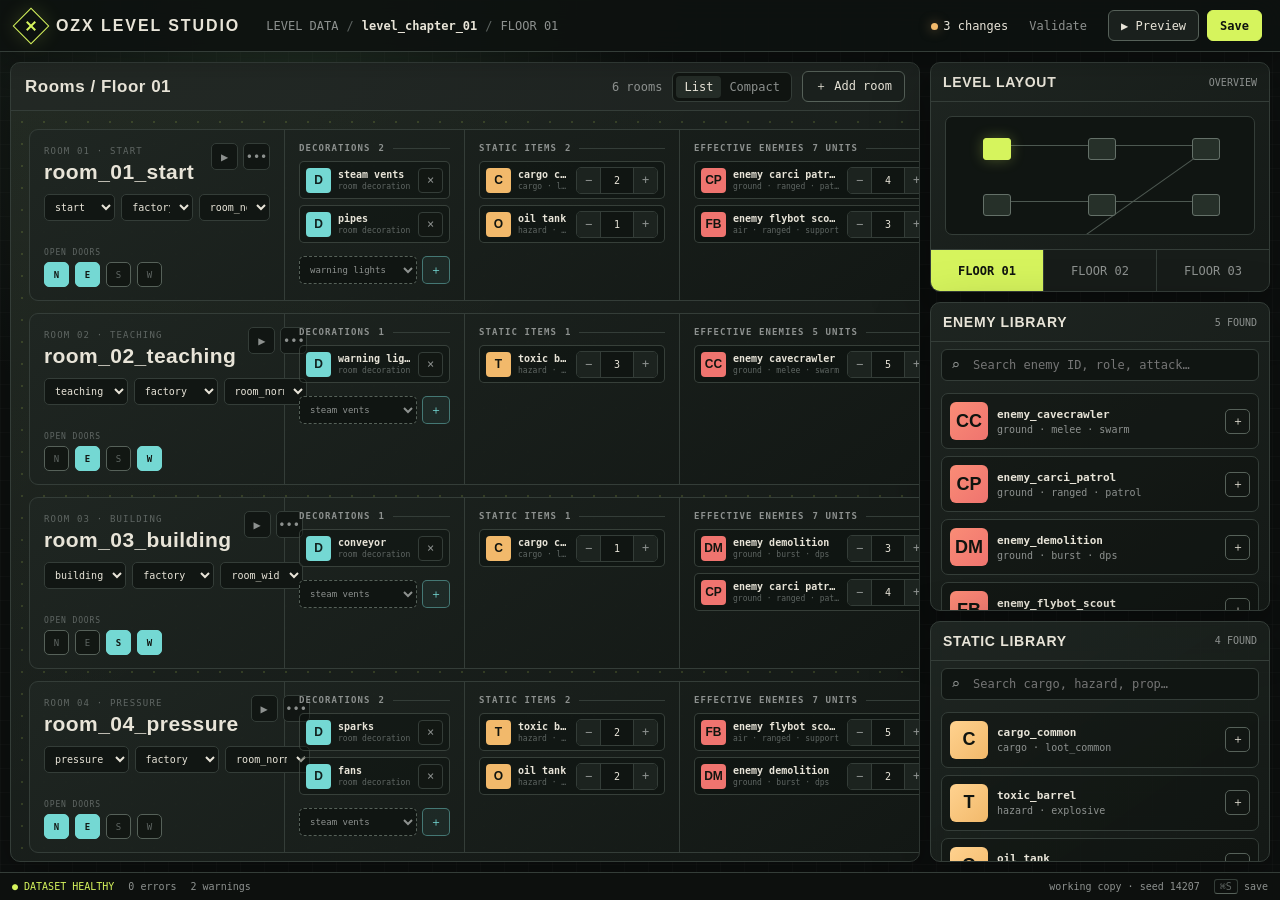
<file: level_editor_template.html>
<!doctype html>
<html lang="zh-CN">
<head>
  <meta charset="utf-8" />
  <meta name="viewport" content="width=device-width, initial-scale=1" />
  <title>OZX Level Studio — HTML Prototype</title>
  <style>
    :root {
      --ink: #e8e4d8;
      --muted: #8d918f;
      --dim: #5f6663;
      --base: #101412;
      --panel: #171c19;
      --panel-2: #1d2420;
      --panel-3: #242c27;
      --line: #343d38;
      --line-bright: #566159;
      --acid: #d6f45d;
      --acid-soft: rgba(214, 244, 93, .12);
      --cyan: #74d8d3;
      --amber: #f2b96b;
      --danger: #ef746f;
      --shadow: 0 18px 55px rgba(0, 0, 0, .36);
      --radius: 10px;
      --display: "Avenir Next Condensed", "DIN Condensed", "Arial Narrow", sans-serif;
      --body: "IBM Plex Mono", "SFMono-Regular", Consolas, monospace;
    }

    * { box-sizing: border-box; }

    html, body { height: 100%; }

    body {
      margin: 0;
      overflow: hidden;
      color: var(--ink);
      background:
        linear-gradient(rgba(255,255,255,.018) 1px, transparent 1px),
        linear-gradient(90deg, rgba(255,255,255,.018) 1px, transparent 1px),
        radial-gradient(circle at 23% 12%, #223025 0, transparent 31%),
        #0d100f;
      background-size: 24px 24px, 24px 24px, auto, auto;
      font-family: var(--body);
      font-size: 12px;
    }

    button, input, select { font: inherit; }
    button { color: inherit; }

    .app {
      height: 100%;
      display: grid;
      grid-template-rows: 52px minmax(0, 1fr) 28px;
    }

    .topbar {
      display: grid;
      grid-template-columns: auto minmax(220px, 1fr) auto;
      align-items: center;
      gap: 26px;
      padding: 0 18px;
      border-bottom: 1px solid var(--line);
      background: rgba(14, 18, 16, .92);
      backdrop-filter: blur(18px);
      box-shadow: 0 10px 28px rgba(0,0,0,.22);
      z-index: 10;
    }

    .brand {
      display: flex;
      align-items: center;
      gap: 12px;
      font-family: var(--display);
      font-weight: 800;
      letter-spacing: .12em;
      font-size: 16px;
      text-transform: uppercase;
      white-space: nowrap;
    }

    .brand-mark {
      width: 26px;
      height: 26px;
      border: 1px solid var(--acid);
      position: relative;
      transform: rotate(45deg);
      box-shadow: 0 0 20px rgba(214, 244, 93, .16);
    }

    .brand-mark::before,
    .brand-mark::after {
      content: "";
      position: absolute;
      background: var(--acid);
    }

    .brand-mark::before { width: 12px; height: 2px; left: 6px; top: 11px; }
    .brand-mark::after { width: 2px; height: 12px; left: 11px; top: 6px; }

    .crumbs {
      display: flex;
      align-items: center;
      min-width: 0;
      gap: 8px;
      color: var(--muted);
    }

    .crumbs strong { color: var(--ink); font-weight: 600; }
    .crumbs .slash { color: var(--dim); }
    .crumbs .level-id {
      overflow: hidden;
      text-overflow: ellipsis;
      white-space: nowrap;
    }

    .top-actions { display: flex; align-items: center; gap: 8px; }

    .button {
      min-height: 31px;
      padding: 0 12px;
      border: 1px solid var(--line-bright);
      border-radius: 6px;
      background: #1a201d;
      cursor: pointer;
      transition: transform .14s ease, border-color .14s ease, background .14s ease;
    }

    .button:hover { border-color: var(--acid); transform: translateY(-1px); }
    .button.primary { background: var(--acid); color: #10140f; border-color: var(--acid); font-weight: 800; }
    .button.ghost { background: transparent; border-color: transparent; color: var(--muted); }
    .button.icon { width: 31px; padding: 0; font-size: 16px; }

    .dirty-dot {
      display: inline-block;
      width: 7px;
      height: 7px;
      border-radius: 50%;
      background: var(--amber);
      box-shadow: 0 0 12px rgba(242,185,107,.5);
      margin-right: 5px;
    }

    .main {
      min-height: 0;
      display: grid;
      grid-template-columns: minmax(720px, 1fr) 340px;
      gap: 10px;
      padding: 10px;
    }

    .workspace {
      min-width: 0;
      min-height: 0;
      display: block;
    }

    .panel {
      background: linear-gradient(145deg, rgba(31, 38, 34, .95), rgba(20, 25, 22, .98));
      border: 1px solid var(--line);
      border-radius: var(--radius);
      box-shadow: var(--shadow);
      overflow: hidden;
    }

    .room-inspector {
      display: grid;
      grid-template-columns: minmax(250px, .9fr) minmax(250px, .9fr) minmax(300px, 1.2fr);
      min-width: 0;
    }

    .inspect-column {
      min-width: 0;
      padding: 14px 16px;
      border-right: 1px solid var(--line);
      overflow: auto;
    }

    .inspect-column:last-child { border-right: 0; }
    .inspect-column.split { display: grid; grid-template-rows: auto 1fr; gap: 12px; }

    .eyebrow {
      display: flex;
      align-items: center;
      justify-content: space-between;
      gap: 10px;
      margin-bottom: 10px;
      color: var(--muted);
      text-transform: uppercase;
      letter-spacing: .13em;
      font-size: 10px;
      font-weight: 700;
    }

    .eyebrow::after { content: ""; height: 1px; flex: 1; background: var(--line); }

    .room-title-row { display: flex; align-items: center; gap: 9px; }
    .room-title-row h2 {
      margin: 0;
      font-family: var(--display);
      font-size: 27px;
      line-height: 1;
      letter-spacing: .02em;
    }

    .stage-tag {
      padding: 4px 7px;
      color: var(--acid);
      border: 1px solid rgba(214,244,93,.35);
      border-radius: 999px;
      background: var(--acid-soft);
      text-transform: uppercase;
      font-size: 9px;
      letter-spacing: .08em;
    }

    .meta-grid {
      display: grid;
      grid-template-columns: repeat(2, minmax(0,1fr));
      gap: 8px;
      margin-top: 13px;
    }

    .field { min-width: 0; }
    .field label { display: block; color: var(--muted); font-size: 9px; text-transform: uppercase; letter-spacing: .08em; margin-bottom: 4px; }
    .field input, .field select {
      width: 100%;
      height: 29px;
      color: var(--ink);
      border: 1px solid var(--line);
      border-radius: 5px;
      background: #111613;
      padding: 0 8px;
      outline: none;
    }

    .field input:focus, .field select:focus { border-color: var(--cyan); box-shadow: 0 0 0 2px rgba(116,216,211,.1); }

    .door-row, .chip-row { display: flex; flex-wrap: wrap; gap: 6px; }
    .door {
      display: inline-grid;
      place-items: center;
      width: 29px;
      height: 29px;
      border: 1px solid var(--line-bright);
      border-radius: 5px;
      color: var(--dim);
      background: #121713;
      cursor: pointer;
    }

    .door.open { color: #121713; background: var(--cyan); border-color: var(--cyan); font-weight: 800; }
    .chip { padding: 4px 7px; border: 1px solid var(--line); border-radius: 4px; color: #c4c8c2; background: rgba(255,255,255,.025); font-size: 10px; }
    .chip.amber { color: var(--amber); border-color: rgba(242,185,107,.3); }

    .slot-list { display: grid; gap: 7px; }
    .slot {
      display: grid;
      grid-template-columns: 28px minmax(0, 1fr) auto;
      align-items: center;
      gap: 8px;
      padding: 7px;
      border: 1px solid var(--line);
      background: rgba(9, 13, 11, .36);
      border-radius: 6px;
    }

    .slot-icon {
      width: 28px;
      height: 28px;
      display: grid;
      place-items: center;
      border-radius: 5px;
      color: #10140f;
      background: var(--amber);
      font-weight: 900;
    }

    .slot.enemy .slot-icon { background: var(--danger); }
    .slot strong { display: block; overflow: hidden; text-overflow: ellipsis; white-space: nowrap; font-size: 11px; }
    .slot small { display: block; color: var(--muted); margin-top: 2px; }
    .slot .count { color: var(--muted); }

    .empty-copy { color: var(--dim); font-style: italic; padding: 10px 0; }

    .room-browser { min-height: 0; display: grid; grid-template-rows: 48px minmax(0, 1fr); }
    .room-list-browser { height: 100%; }
    .section-toolbar {
      display: flex;
      align-items: center;
      gap: 10px;
      padding: 0 14px;
      border-bottom: 1px solid var(--line);
      background: rgba(255,255,255,.015);
    }

    .section-toolbar h3 { margin: 0 auto 0 0; font-family: var(--display); font-size: 17px; letter-spacing: .03em; }
    .count-label { color: var(--muted); }
    .view-switch { display: flex; padding: 3px; border-radius: 6px; background: #101411; border: 1px solid var(--line); }
    .view-switch button { border: 0; padding: 4px 8px; border-radius: 4px; background: transparent; color: var(--muted); cursor: pointer; }
    .view-switch button.active { color: var(--ink); background: var(--panel-3); }

    .room-canvas {
      position: relative;
      min-height: 0;
      overflow: auto;
      padding: 18px;
      background:
        radial-gradient(circle, rgba(214,244,93,.14) 1px, transparent 1px),
        linear-gradient(135deg, rgba(214,244,93,.025), transparent 45%);
      background-size: 22px 22px, auto;
    }

    .rooms-grid {
      min-width: 920px;
      display: grid;
      grid-template-columns: minmax(0, 1fr);
      gap: 12px;
      align-items: start;
    }

    .room-list-item {
      min-height: 172px;
      display: grid;
      grid-template-columns: minmax(255px, .88fr) minmax(180px, .62fr) minmax(215px, .74fr) minmax(270px, 1fr);
      border: 1px solid var(--line);
      border-radius: 9px;
      background: linear-gradient(145deg, rgba(31,38,34,.96), rgba(18,23,20,.98));
      overflow: hidden;
      animation: reveal .38s ease both;
    }

    .room-list-item > section { min-width: 0; padding: 13px 14px; border-right: 1px solid var(--line); }
    .room-list-item > section:last-child { border-right: 0; }

    .room-core { display: grid; grid-template-rows: auto auto 1fr; gap: 10px; }
    .room-core-head { display: flex; align-items: flex-start; justify-content: space-between; gap: 12px; }
    .room-core h4 { margin: 3px 0 0; font-family: var(--display); font-size: 21px; letter-spacing: .02em; }
    .room-sequence { color: var(--dim); font-size: 9px; letter-spacing: .13em; }
    .room-actions { display: flex; gap: 5px; }
    .room-action { width: 27px; height: 27px; padding: 0; border: 1px solid var(--line); border-radius: 5px; color: var(--muted); background: #111613; cursor: pointer; }
    .room-action:hover { color: var(--acid); border-color: var(--acid); }

    .room-properties { display: grid; grid-template-columns: repeat(3, minmax(0,1fr)); gap: 6px; }
    .inline-select { width: 100%; height: 27px; padding: 0 6px; border: 1px solid var(--line); border-radius: 5px; color: var(--ink); background: #111613; font-size: 10px; outline: none; }
    .inline-select:focus { border-color: var(--cyan); }

    .room-bottom { display: grid; grid-template-columns: auto; gap: 12px; align-items: end; }
    .room-bottom .door-row { flex-wrap: nowrap; }
    .room-list-item .door { width: 25px; height: 25px; font-size: 9px; }
    .decorations-block { min-width: 0; }
    .micro-label { display: block; color: var(--dim); font-size: 8px; letter-spacing: .11em; text-transform: uppercase; margin-bottom: 5px; }
    .decoration-text { color: #c2c8c2; font-size: 10px; white-space: nowrap; overflow: hidden; text-overflow: ellipsis; }

    .content-column { display: grid; grid-template-rows: auto minmax(0,1fr); }
    .content-head { display: flex; align-items: center; gap: 8px; margin-bottom: 8px; color: var(--muted); text-transform: uppercase; letter-spacing: .12em; font-size: 9px; font-weight: 700; }
    .content-head::after { content:""; height:1px; flex:1; background:var(--line); }
    .content-list { display: grid; align-content: start; gap: 6px; }
    .content-entry { display: grid; grid-template-columns: 25px minmax(0,1fr) 82px; align-items: center; gap: 7px; min-height: 38px; padding: 4px 6px; border: 1px solid rgba(86,97,89,.55); border-radius: 5px; background: rgba(8,12,10,.34); }
    .content-glyph { width: 25px; height: 25px; display:grid; place-items:center; border-radius:4px; color:#11140f; background:var(--amber); font-family:var(--display); font-weight:900; }
    .enemy-content .content-glyph { background: var(--danger); }
    .content-entry strong { display:block; overflow:hidden; white-space:nowrap; text-overflow:ellipsis; font-size:10px; }
    .content-entry small { display:block; margin-top:2px; color:var(--dim); font-size:8px; overflow:hidden; white-space:nowrap; text-overflow:ellipsis; }
    .quantity { height: 27px; display:grid; grid-template-columns: 23px minmax(28px,1fr) 23px; border:1px solid var(--line); border-radius:5px; overflow:hidden; background:#101512; }
    .quantity button { padding:0; border:0; color:var(--muted); background:#1c231f; cursor:pointer; }
    .quantity button:hover { color:#11140f; background:var(--acid); }
    .quantity input { min-width:0; width:100%; padding:0 2px; border:0; border-left:1px solid var(--line); border-right:1px solid var(--line); outline:0; color:var(--ink); background:#101512; text-align:center; font-size:10px; -moz-appearance:textfield; }
    .quantity input::-webkit-inner-spin-button, .quantity input::-webkit-outer-spin-button { -webkit-appearance:none; margin:0; }
    .decoration-content .content-glyph { color:#10201e; background:var(--cyan); }
    .decoration-entry { grid-template-columns: 25px minmax(0,1fr) 25px; }
    .remove-decoration { width:25px; height:25px; padding:0; border:1px solid var(--line); border-radius:4px; color:var(--muted); background:#121713; cursor:pointer; }
    .remove-decoration:hover { color:#11140f; border-color:var(--danger); background:var(--danger); }
    .decoration-add { display:grid; grid-template-columns:minmax(0,1fr) 28px; gap:5px; margin-top:7px; }
    .decoration-add select { min-width:0; width:100%; height:28px; padding:0 6px; border:1px dashed var(--line-bright); border-radius:5px; color:var(--muted); background:#101512; outline:0; font-size:9px; }
    .decoration-add button { width:28px; height:28px; padding:0; border:1px solid rgba(116,216,211,.45); border-radius:5px; color:var(--cyan); background:rgba(116,216,211,.06); cursor:pointer; }
    .decoration-add button:hover { color:#10201e; background:var(--cyan); }
    .inline-empty { display:grid; place-items:center; min-height:70px; border:1px dashed var(--line); border-radius:6px; color:var(--dim); font-size:10px; }

    .room-card {
      position: relative;
      min-height: 132px;
      padding: 12px;
      border: 1px solid #465048;
      border-radius: 8px;
      background: linear-gradient(150deg, rgba(37,45,40,.95), rgba(22,27,24,.98));
      cursor: pointer;
      transition: transform .18s ease, border-color .18s ease, box-shadow .18s ease;
      animation: reveal .38s ease both;
    }

    .room-card:hover { transform: translateY(-3px); border-color: #758076; }
    .room-card.selected { border-color: var(--acid); box-shadow: 0 0 0 1px var(--acid), 0 12px 30px rgba(0,0,0,.3), 0 0 28px rgba(214,244,93,.08); }
    .room-card::after { content: ""; position: absolute; left: 100%; top: 50%; width: 57px; height: 1px; background: #465048; }
    .room-card:nth-child(3n)::after, .room-card:last-child::after { display: none; }

    .room-card-head { display: flex; align-items: start; justify-content: space-between; gap: 10px; }
    .room-number { color: var(--dim); font-size: 9px; letter-spacing: .12em; }
    .room-card h4 { margin: 4px 0 0; font-family: var(--display); font-size: 19px; letter-spacing: .02em; }
    .room-kind { width: 8px; height: 8px; margin-top: 4px; border-radius: 50%; background: var(--cyan); box-shadow: 0 0 12px rgba(116,216,211,.45); }
    .room-kind.peak { background: var(--danger); box-shadow: 0 0 12px rgba(239,116,111,.45); }
    .room-kind.release { background: var(--amber); }

    .room-card .stats { display: flex; gap: 12px; margin-top: 20px; padding-top: 9px; border-top: 1px solid var(--line); color: var(--muted); }
    .room-card .stats b { color: var(--ink); font-weight: 600; }
    .room-card .open-dirs { position: absolute; right: 11px; bottom: 10px; color: var(--cyan); font-size: 10px; letter-spacing: .08em; }

    @keyframes reveal { from { opacity: 0; transform: translateY(8px); } to { opacity: 1; transform: translateY(0); } }

    .sidebar {
      min-height: 0;
      display: grid;
      grid-template-rows: 230px minmax(230px, 1fr) minmax(180px, .78fr);
      gap: 10px;
    }

    .side-head {
      height: 39px;
      display: flex;
      align-items: center;
      gap: 8px;
      padding: 0 12px;
      border-bottom: 1px solid var(--line);
    }

    .side-head h3 { margin: 0; font-family: var(--display); letter-spacing: .05em; font-size: 14px; text-transform: uppercase; }
    .side-head .sub { margin-left: auto; color: var(--muted); font-size: 10px; }

    .minimap-wrap { display: grid; grid-template-rows: minmax(0,1fr) 42px; height: calc(100% - 39px); }
    .minimap { position: relative; margin: 14px; border: 1px solid var(--line); border-radius: 7px; background: #101512; overflow: hidden; }
    .mini-room { position: absolute; width: 28px; height: 22px; border: 1px solid #647068; border-radius: 3px; background: #263029; transition: .16s ease; }
    .mini-room.active { border-color: var(--acid); background: var(--acid); box-shadow: 0 0 14px rgba(214,244,93,.28); }
    .mini-path { position: absolute; height: 1px; background: #4d5851; transform-origin: 0 0; }

    .floor-tabs { display: grid; grid-template-columns: repeat(3, 1fr); gap: 1px; border-top: 1px solid var(--line); background: var(--line); }
    .floor-tabs button { border: 0; background: #171c19; color: var(--muted); cursor: pointer; }
    .floor-tabs button.active { color: #10140f; background: var(--acid); font-weight: 800; }

    .library { display: grid; grid-template-rows: 39px 42px minmax(0,1fr); min-height: 0; }
    .search { margin: 7px 10px 0; position: relative; }
    .search::before { content: "⌕"; position: absolute; left: 10px; top: 7px; color: var(--muted); font-size: 15px; }
    .search input { width: 100%; height: 32px; padding: 0 10px 0 31px; color: var(--ink); background: #101512; border: 1px solid var(--line); border-radius: 6px; outline: none; }
    .search input:focus { border-color: var(--acid); }

    .asset-list { overflow: auto; padding: 9px 10px 12px; display: grid; align-content: start; gap: 7px; }
    .asset-card {
      display: grid;
      grid-template-columns: 38px minmax(0,1fr) auto;
      gap: 9px;
      align-items: center;
      padding: 8px;
      border: 1px solid var(--line);
      border-radius: 7px;
      background: rgba(9,13,11,.35);
      cursor: pointer;
      transition: border-color .14s ease, background .14s ease;
    }

    .asset-card:hover, .asset-card.active { border-color: var(--cyan); background: rgba(116,216,211,.06); }
    .asset-card.static:hover, .asset-card.static.active { border-color: var(--amber); background: rgba(242,185,107,.06); }
    .portrait { width: 38px; height: 38px; border-radius: 6px; display: grid; place-items: center; color: #10140f; font-family: var(--display); font-size: 18px; font-weight: 900; background: linear-gradient(135deg, #fa8c76, var(--danger)); }
    .static .portrait { background: linear-gradient(135deg, #ffd28f, var(--amber)); }
    .asset-card strong { display: block; font-size: 11px; white-space: nowrap; overflow: hidden; text-overflow: ellipsis; }
    .asset-card small { display: block; color: var(--muted); margin-top: 3px; }
    .plus { width: 25px; height: 25px; padding: 0; border: 1px solid var(--line-bright); border-radius: 5px; background: transparent; cursor: pointer; }
    .plus:hover { color: var(--acid); border-color: var(--acid); }

    .statusbar {
      display: flex;
      align-items: center;
      gap: 14px;
      padding: 0 12px;
      color: var(--muted);
      background: #0d100e;
      border-top: 1px solid var(--line);
      font-size: 10px;
    }

    .statusbar .ok { color: var(--acid); }
    .statusbar .spacer { flex: 1; }
    .kbd { padding: 1px 5px; border: 1px solid var(--line); border-bottom-color: var(--line-bright); border-radius: 3px; color: var(--dim); }

    .toast {
      position: fixed;
      left: 50%;
      bottom: 46px;
      z-index: 20;
      min-width: 260px;
      padding: 11px 14px;
      color: #10140f;
      background: var(--acid);
      border-radius: 7px;
      box-shadow: var(--shadow);
      transform: translate(-50%, 18px);
      opacity: 0;
      pointer-events: none;
      transition: .22s ease;
      font-weight: 700;
      text-align: center;
    }

    .toast.show { opacity: 1; transform: translate(-50%, 0); }

    @media (max-width: 1100px) {
      .main { grid-template-columns: minmax(620px, 1fr) 300px; }
      .room-list-item { grid-template-columns: minmax(240px,.9fr) minmax(175px,.62fr) minmax(205px,.72fr) minmax(260px,1fr); }
    }
  </style>
</head>
<body>
  <div class="app">
    <header class="topbar">
      <div class="brand"><span class="brand-mark"></span> OZX Level Studio</div>
      <div class="crumbs">
        <span>LEVEL DATA</span><span class="slash">/</span>
        <strong class="level-id">level_chapter_01</strong><span class="slash">/</span>
        <span id="floorCrumb">FLOOR 01</span>
      </div>
      <div class="top-actions">
        <span id="dirtyLabel"><span class="dirty-dot"></span>3 changes</span>
        <button class="button ghost" id="validateBtn">Validate</button>
        <button class="button" id="previewBtn">▶ Preview</button>
        <button class="button primary" id="saveBtn">Save</button>
      </div>
    </header>

    <main class="main">
      <section class="workspace">
        <section class="panel room-browser room-list-browser" aria-label="Room list">
          <div class="section-toolbar">
            <h3>Rooms / <span id="floorTitle">Floor 01</span></h3>
            <span class="count-label" id="roomCount">6 rooms</span>
            <div class="view-switch"><button class="active">List</button><button>Compact</button></div>
            <button class="button" id="addRoomBtn">＋ Add room</button>
          </div>
          <div class="room-canvas">
            <div class="rooms-grid" id="roomsGrid"></div>
          </div>
        </section>
      </section>

      <aside class="sidebar">
        <section class="panel">
          <div class="side-head"><h3>Level layout</h3><span class="sub">OVERVIEW</span></div>
          <div class="minimap-wrap">
            <div class="minimap" id="minimap"></div>
            <div class="floor-tabs" id="floorTabs">
              <button class="active" data-floor="0">FLOOR 01</button>
              <button data-floor="1">FLOOR 02</button>
              <button data-floor="2">FLOOR 03</button>
            </div>
          </div>
        </section>

        <section class="panel library">
          <div class="side-head"><h3>Enemy library</h3><span class="sub" id="enemyLibraryCount">5 FOUND</span></div>
          <label class="search"><input id="enemySearch" placeholder="Search enemy ID, role, attack…" /></label>
          <div class="asset-list" id="enemyLibrary"></div>
        </section>

        <section class="panel library">
          <div class="side-head"><h3>Static library</h3><span class="sub" id="staticLibraryCount">4 FOUND</span></div>
          <label class="search"><input id="staticSearch" placeholder="Search cargo, hazard, prop…" /></label>
          <div class="asset-list" id="staticLibrary"></div>
        </section>
      </aside>
    </main>

    <footer class="statusbar">
      <span class="ok">● DATASET HEALTHY</span>
      <span>0 errors</span><span>2 warnings</span>
      <span class="spacer"></span>
      <span>working copy · seed 14207</span>
      <span><span class="kbd">⌘S</span> save</span>
    </footer>
  </div>

  <div class="toast" id="toast">Saved</div>

  <script>
    const enemyCatalog = [
      { id: 'enemy_cavecrawler', meta: 'ground · melee · swarm', code: 'CC' },
      { id: 'enemy_carci_patrol', meta: 'ground · ranged · patrol', code: 'CP' },
      { id: 'enemy_demolition', meta: 'ground · burst · dps', code: 'DM' },
      { id: 'enemy_flybot_scout', meta: 'air · ranged · support', code: 'FB' },
      { id: 'enemy_big_mouth', meta: 'ground · spawner · elite', code: 'BM' }
    ];

    const staticCatalog = [
      { id: 'cargo_common', meta: 'cargo · loot_common', code: 'C' },
      { id: 'toxic_barrel', meta: 'hazard · explosive', code: 'T' },
      { id: 'oil_tank', meta: 'hazard · loot_on_break', code: 'O' },
      { id: 'pinball_hammer', meta: 'device · mechanical', code: 'P' }
    ];

    const decorationCatalog = [
      'steam vents', 'pipes', 'warning lights', 'conveyor', 'sparks',
      'fans', 'alarm', 'exit beacon', 'spores', 'egg sacs', 'crates',
      'bio tanks', 'boss gate', 'transition lift'
    ];

    const floors = [
      [
        { id:'room_01_start', stage:'start', theme:'factory', template:'room_normal_01', doors:['N','E'], decorations:['steam vents','pipes'], statics:[{id:'cargo_common',count:2},{id:'oil_tank',count:1}], enemies:[{id:'enemy_carci_patrol',count:4},{id:'enemy_flybot_scout',count:3}] },
        { id:'room_02_teaching', stage:'teaching', theme:'factory', template:'room_normal_02', doors:['W','E'], decorations:['warning lights'], statics:[{id:'toxic_barrel',count:3}], enemies:[{id:'enemy_cavecrawler',count:5}] },
        { id:'room_03_building', stage:'building', theme:'factory', template:'room_wide_01', doors:['W','S'], decorations:['conveyor'], statics:[{id:'cargo_common',count:1}], enemies:[{id:'enemy_demolition',count:3},{id:'enemy_carci_patrol',count:4}] },
        { id:'room_04_pressure', stage:'pressure', theme:'factory', template:'room_normal_02', doors:['N','E'], decorations:['sparks','fans'], statics:[{id:'toxic_barrel',count:2},{id:'oil_tank',count:2}], enemies:[{id:'enemy_flybot_scout',count:5},{id:'enemy_demolition',count:2}] },
        { id:'room_05_peak', stage:'peak', theme:'factory', template:'room_wide_01', doors:['W','E'], decorations:['alarm'], statics:[{id:'pinball_hammer',count:2}], enemies:[{id:'enemy_big_mouth',count:1},{id:'enemy_cavecrawler',count:6}] },
        { id:'room_06_release', stage:'release', theme:'factory', template:'room_normal_01', doors:['W'], decorations:['exit beacon'], statics:[{id:'cargo_common',count:3}], enemies:[] }
      ],
      [
        { id:'room_11_entry', stage:'start', theme:'cave', template:'room_normal_01', doors:['E'], decorations:['spores'], statics:[{id:'oil_tank',count:1}], enemies:[{id:'enemy_cavecrawler',count:6}] },
        { id:'room_12_nest', stage:'building', theme:'cave', template:'room_wide_01', doors:['W','S'], decorations:['egg sacs'], statics:[{id:'toxic_barrel',count:2}], enemies:[{id:'enemy_big_mouth',count:1},{id:'enemy_cavecrawler',count:8}] },
        { id:'room_13_vent', stage:'pressure', theme:'cave', template:'room_normal_02', doors:['N','E'], decorations:['steam vents'], statics:[], enemies:[{id:'enemy_flybot_scout',count:4}] },
        { id:'room_14_cache', stage:'release', theme:'cave', template:'room_normal_01', doors:['W'], decorations:['crates'], statics:[{id:'cargo_common',count:4}], enemies:[] }
      ],
      [
        { id:'room_21_entry', stage:'start', theme:'bio_lab', template:'room_normal_01', doors:['E'], decorations:['bio tanks'], statics:[{id:'cargo_common',count:1}], enemies:[{id:'enemy_carci_patrol',count:5}] },
        { id:'room_22_peak', stage:'peak', theme:'bio_lab', template:'room_wide_01', doors:['W','E'], decorations:['boss gate'], statics:[{id:'pinball_hammer',count:2}], enemies:[{id:'enemy_big_mouth',count:2},{id:'enemy_demolition',count:4}] },
        { id:'room_23_exit', stage:'release', theme:'bio_lab', template:'room_normal_02', doors:['W'], decorations:['transition lift'], statics:[{id:'cargo_common',count:2}], enemies:[] }
      ]
    ];

    let floorIndex = 0;
    let selectedRoomIndex = 0;
    let dirtyChanges = 3;

    const $ = (id) => document.getElementById(id);
    const currentRoom = () => floors[floorIndex][selectedRoomIndex];
    const catalogItem = (items, id) => items.find(item => item.id === id) || { id, meta:'custom', code:'?' };

    function showToast(message) {
      const toast = $('toast');
      toast.textContent = message;
      toast.classList.add('show');
      clearTimeout(showToast.timer);
      showToast.timer = setTimeout(() => toast.classList.remove('show'), 1500);
    }

    function markDirty(delta = 1) {
      dirtyChanges += delta;
      $('dirtyLabel').innerHTML = `<span class="dirty-dot"></span>${dirtyChanges} change${dirtyChanges === 1 ? '' : 's'}`;
    }

    function renderRooms() {
      const rooms = floors[floorIndex];
      $('roomsGrid').innerHTML = rooms.map((room, index) => {
        const units = room.enemies.reduce((sum, item) => sum + item.count, 0);
        const staticEntries = room.statics.length ? room.statics.map((item, itemIndex) => {
          const source = catalogItem(staticCatalog, item.id);
          return `<div class="content-entry"><span class="content-glyph">${source.code}</span><span><strong>${item.id}</strong><small>${source.meta}</small></span><span class="quantity" data-kind="statics" data-item-index="${itemIndex}"><button data-delta="-1" title="Decrease quantity">−</button><input type="number" min="0" max="999" value="${item.count}" aria-label="${item.id} quantity"><button data-delta="1" title="Increase quantity">+</button></span></div>`;
        }).join('') : '<div class="inline-empty">No static placements</div>';
        const enemyEntries = room.enemies.length ? room.enemies.map((item, itemIndex) => {
          const source = catalogItem(enemyCatalog, item.id);
          return `<div class="content-entry"><span class="content-glyph">${source.code}</span><span><strong>${item.id}</strong><small>${source.meta}</small></span><span class="quantity" data-kind="enemies" data-item-index="${itemIndex}"><button data-delta="-1" title="Decrease quantity">−</button><input type="number" min="0" max="999" value="${item.count}" aria-label="${item.id} quantity"><button data-delta="1" title="Increase quantity">+</button></span></div>`;
        }).join('') : '<div class="inline-empty">No encounter — quiet room</div>';
        const decorationEntries = room.decorations.length ? room.decorations.map((name, decorationIndex) => `<div class="content-entry decoration-entry"><span class="content-glyph">D</span><span><strong>${name}</strong><small>room decoration</small></span><button class="remove-decoration" data-decoration-remove="${decorationIndex}" title="Remove decoration">×</button></div>`).join('') : '<div class="inline-empty">No decorations</div>';
        const decorationOptions = decorationCatalog.filter(name => !room.decorations.includes(name)).map(name => `<option value="${name}">${name}</option>`).join('');
        const stageOptions = ['start','teaching','building','pressure','peak','release'].map(value => `<option ${room.stage === value ? 'selected' : ''}>${value}</option>`).join('');
        const themeOptions = ['factory','cave','bio_lab'].map(value => `<option ${room.theme === value ? 'selected' : ''}>${value}</option>`).join('');
        const templateOptions = ['room_normal_01','room_normal_02','room_wide_01'].map(value => `<option ${room.template === value ? 'selected' : ''}>${value}</option>`).join('');
        const doors = ['N','E','S','W'].map(direction => `<button class="door ${room.doors.includes(direction) ? 'open' : ''}" data-door="${direction}" title="Toggle ${direction} door">${direction}</button>`).join('');
        return `<article class="room-list-item" data-index="${index}" style="animation-delay:${index * 42}ms">
          <section class="room-core">
            <div class="room-core-head">
              <div><span class="room-sequence">ROOM ${String(index + 1).padStart(2,'0')} · ${room.stage.toUpperCase()}</span><h4>${room.id}</h4></div>
              <div class="room-actions"><button class="room-action" title="Preview room">▶</button><button class="room-action" title="More room actions">•••</button></div>
            </div>
            <div class="room-properties">
              <select class="inline-select" data-field="stage" aria-label="Stage">${stageOptions}</select>
              <select class="inline-select" data-field="theme" aria-label="Theme">${themeOptions}</select>
              <select class="inline-select" data-field="template" aria-label="Template">${templateOptions}</select>
            </div>
            <div class="room-bottom">
              <div><span class="micro-label">Open doors</span><div class="door-row">${doors}</div></div>
            </div>
          </section>
          <section class="content-column decoration-content">
            <div class="content-head">Decorations <span>${room.decorations.length}</span></div>
            <div class="content-list">${decorationEntries}<div class="decoration-add"><select aria-label="Decoration to add">${decorationOptions || '<option value="">All added</option>'}</select><button data-decoration-add title="Add decoration">＋</button></div></div>
          </section>
          <section class="content-column">
            <div class="content-head">Static items <span>${room.statics.length}</span></div>
            <div class="content-list">${staticEntries}</div>
          </section>
          <section class="content-column enemy-content">
            <div class="content-head">Effective enemies <span>${units} units</span></div>
            <div class="content-list">${enemyEntries}</div>
          </section>
        </article>`;
      }).join('');
      [...document.querySelectorAll('.room-list-item')].forEach(card => {
        card.querySelectorAll('[data-door]').forEach(button => button.addEventListener('click', event => {
          event.stopPropagation();
          selectedRoomIndex = Number(card.dataset.index);
          const direction = button.dataset.door;
          const doors = currentRoom().doors;
          const doorIndex = doors.indexOf(direction);
          if (doorIndex >= 0) doors.splice(doorIndex, 1); else doors.push(direction);
          markDirty();
          renderAll();
        }));
        card.querySelectorAll('.quantity').forEach(control => {
          const input = control.querySelector('input');
          const updateQuantity = value => {
            const roomIndex = Number(card.dataset.index);
            const itemIndex = Number(control.dataset.itemIndex);
            const next = Math.max(0, Math.min(999, Number.isFinite(value) ? Math.round(value) : 0));
            floors[floorIndex][roomIndex][control.dataset.kind][itemIndex].count = next;
            input.value = next;
            if (control.dataset.kind === 'enemies') {
              const total = floors[floorIndex][roomIndex].enemies.reduce((sum, item) => sum + item.count, 0);
              card.querySelector('.enemy-content .content-head span').textContent = `${total} units`;
            }
            markDirty();
          };
          control.querySelectorAll('[data-delta]').forEach(button => button.addEventListener('click', event => {
            event.stopPropagation();
            updateQuantity(Number(input.value) + Number(button.dataset.delta));
          }));
          input.addEventListener('click', event => event.stopPropagation());
          input.addEventListener('change', () => updateQuantity(Number(input.value)));
        });
        card.querySelectorAll('[data-decoration-remove]').forEach(button => button.addEventListener('click', event => {
          event.stopPropagation();
          const roomIndex = Number(card.dataset.index);
          floors[floorIndex][roomIndex].decorations.splice(Number(button.dataset.decorationRemove), 1);
          markDirty();
          renderRooms();
        }));
        const decorationAdd = card.querySelector('[data-decoration-add]');
        decorationAdd.addEventListener('click', event => {
          event.stopPropagation();
          const roomIndex = Number(card.dataset.index);
          const select = decorationAdd.previousElementSibling;
          if (!select.value) return;
          floors[floorIndex][roomIndex].decorations.push(select.value);
          markDirty();
          renderRooms();
        });
        card.querySelectorAll('[data-field]').forEach(select => select.addEventListener('change', event => {
          selectedRoomIndex = Number(card.dataset.index);
          currentRoom()[select.dataset.field] = event.target.value;
          markDirty();
          renderAll();
        }));
        card.querySelector('.room-action').addEventListener('click', event => {
          event.stopPropagation();
          selectedRoomIndex = Number(card.dataset.index);
          renderAll();
          showToast(`Previewing ${currentRoom().id} with seed 14207`);
        });
      });
      $('roomCount').textContent = `${rooms.length} rooms`;
    }

    function renderMinimap() {
      const rooms = floors[floorIndex];
      const points = rooms.map((_, i) => ({ x: 12 + (i % 3) * 34, y: 18 + Math.floor(i / 3) * 48 }));
      const paths = points.slice(0,-1).map((point, i) => {
        const next = points[i + 1];
        const x1 = point.x + 7, y1 = point.y + 6, x2 = next.x + 7, y2 = next.y + 6;
        const length = Math.hypot(x2-x1, y2-y1), angle = Math.atan2(y2-y1, x2-x1) * 180 / Math.PI;
        return `<span class="mini-path" style="left:${x1}%;top:${y1}%;width:${length}%;transform:rotate(${angle}deg)"></span>`;
      }).join('');
      const nodes = points.map((point, i) => `<button class="mini-room ${i === selectedRoomIndex ? 'active' : ''}" data-index="${i}" title="${rooms[i].id}" style="left:${point.x}%;top:${point.y}%"></button>`).join('');
      $('minimap').innerHTML = paths + nodes;
      [...document.querySelectorAll('.mini-room')].forEach(node => node.addEventListener('click', () => {
        selectedRoomIndex = Number(node.dataset.index);
        renderAll();
      }));
    }

    function renderCatalog(list, targetId, query, isStatic = false) {
      const filtered = list.filter(item => `${item.id} ${item.meta}`.toLowerCase().includes(query.toLowerCase()));
      $(targetId).innerHTML = filtered.map(item => `<article class="asset-card ${isStatic ? 'static' : ''}" data-id="${item.id}">
        <span class="portrait">${item.code}</span><span><strong>${item.id}</strong><small>${item.meta}</small></span><button class="plus" title="Add to selected room">＋</button>
      </article>`).join('') || '<div class="empty-copy">No matching assets.</div>';
      $(isStatic ? 'staticLibraryCount' : 'enemyLibraryCount').textContent = `${filtered.length} FOUND`;
      [...$(targetId).querySelectorAll('.asset-card')].forEach(card => {
        card.querySelector('.plus').addEventListener('click', (event) => {
          event.stopPropagation();
          const collection = isStatic ? currentRoom().statics : currentRoom().enemies;
          const existing = collection.find(item => item.id === card.dataset.id);
          if (existing) existing.count += 1; else collection.push({ id: card.dataset.id, count: 1 });
          markDirty();
          renderAll();
          showToast(`${card.dataset.id} added to ${currentRoom().id}`);
        });
        card.addEventListener('click', () => {
          [...$(targetId).querySelectorAll('.asset-card')].forEach(x => x.classList.remove('active'));
          card.classList.add('active');
        });
      });
    }

    function renderAll() {
      $('floorCrumb').textContent = `FLOOR ${String(floorIndex + 1).padStart(2,'0')}`;
      $('floorTitle').textContent = `Floor ${String(floorIndex + 1).padStart(2,'0')}`;
      [...$('floorTabs').querySelectorAll('button')].forEach((btn, i) => btn.classList.toggle('active', i === floorIndex));
      renderRooms();
      renderMinimap();
      renderCatalog(enemyCatalog, 'enemyLibrary', $('enemySearch').value, false);
      renderCatalog(staticCatalog, 'staticLibrary', $('staticSearch').value, true);
    }

    $('floorTabs').addEventListener('click', (event) => {
      const button = event.target.closest('[data-floor]');
      if (!button) return;
      floorIndex = Number(button.dataset.floor);
      selectedRoomIndex = 0;
      renderAll();
    });

    $('enemySearch').addEventListener('input', e => renderCatalog(enemyCatalog, 'enemyLibrary', e.target.value, false));
    $('staticSearch').addEventListener('input', e => renderCatalog(staticCatalog, 'staticLibrary', e.target.value, true));

    $('addRoomBtn').addEventListener('click', () => {
      const number = floors[floorIndex].length + 1;
      floors[floorIndex].push({ id:`room_${floorIndex + 1}${number}_new`, stage:'building', theme:'factory', template:'room_normal_01', doors:[], decorations:[], statics:[], enemies:[] });
      selectedRoomIndex = floors[floorIndex].length - 1;
      markDirty();
      renderAll();
      showToast('New room created — connect its doors next');
    });

    $('saveBtn').addEventListener('click', () => {
      dirtyChanges = 0;
      $('dirtyLabel').innerHTML = '<span style="color:var(--acid)">●</span> saved';
      showToast('Working copy saved · 0 validation errors');
    });

    $('validateBtn').addEventListener('click', () => showToast('Validation complete · 0 errors · 2 warnings'));
    $('previewBtn').addEventListener('click', () => showToast(`Previewing ${currentRoom().id} with seed 14207`));

    document.addEventListener('keydown', event => {
      if ((event.metaKey || event.ctrlKey) && event.key.toLowerCase() === 's') {
        event.preventDefault();
        $('saveBtn').click();
      }
    });

    renderAll();
  </script>
</body>
</html>
</file>
